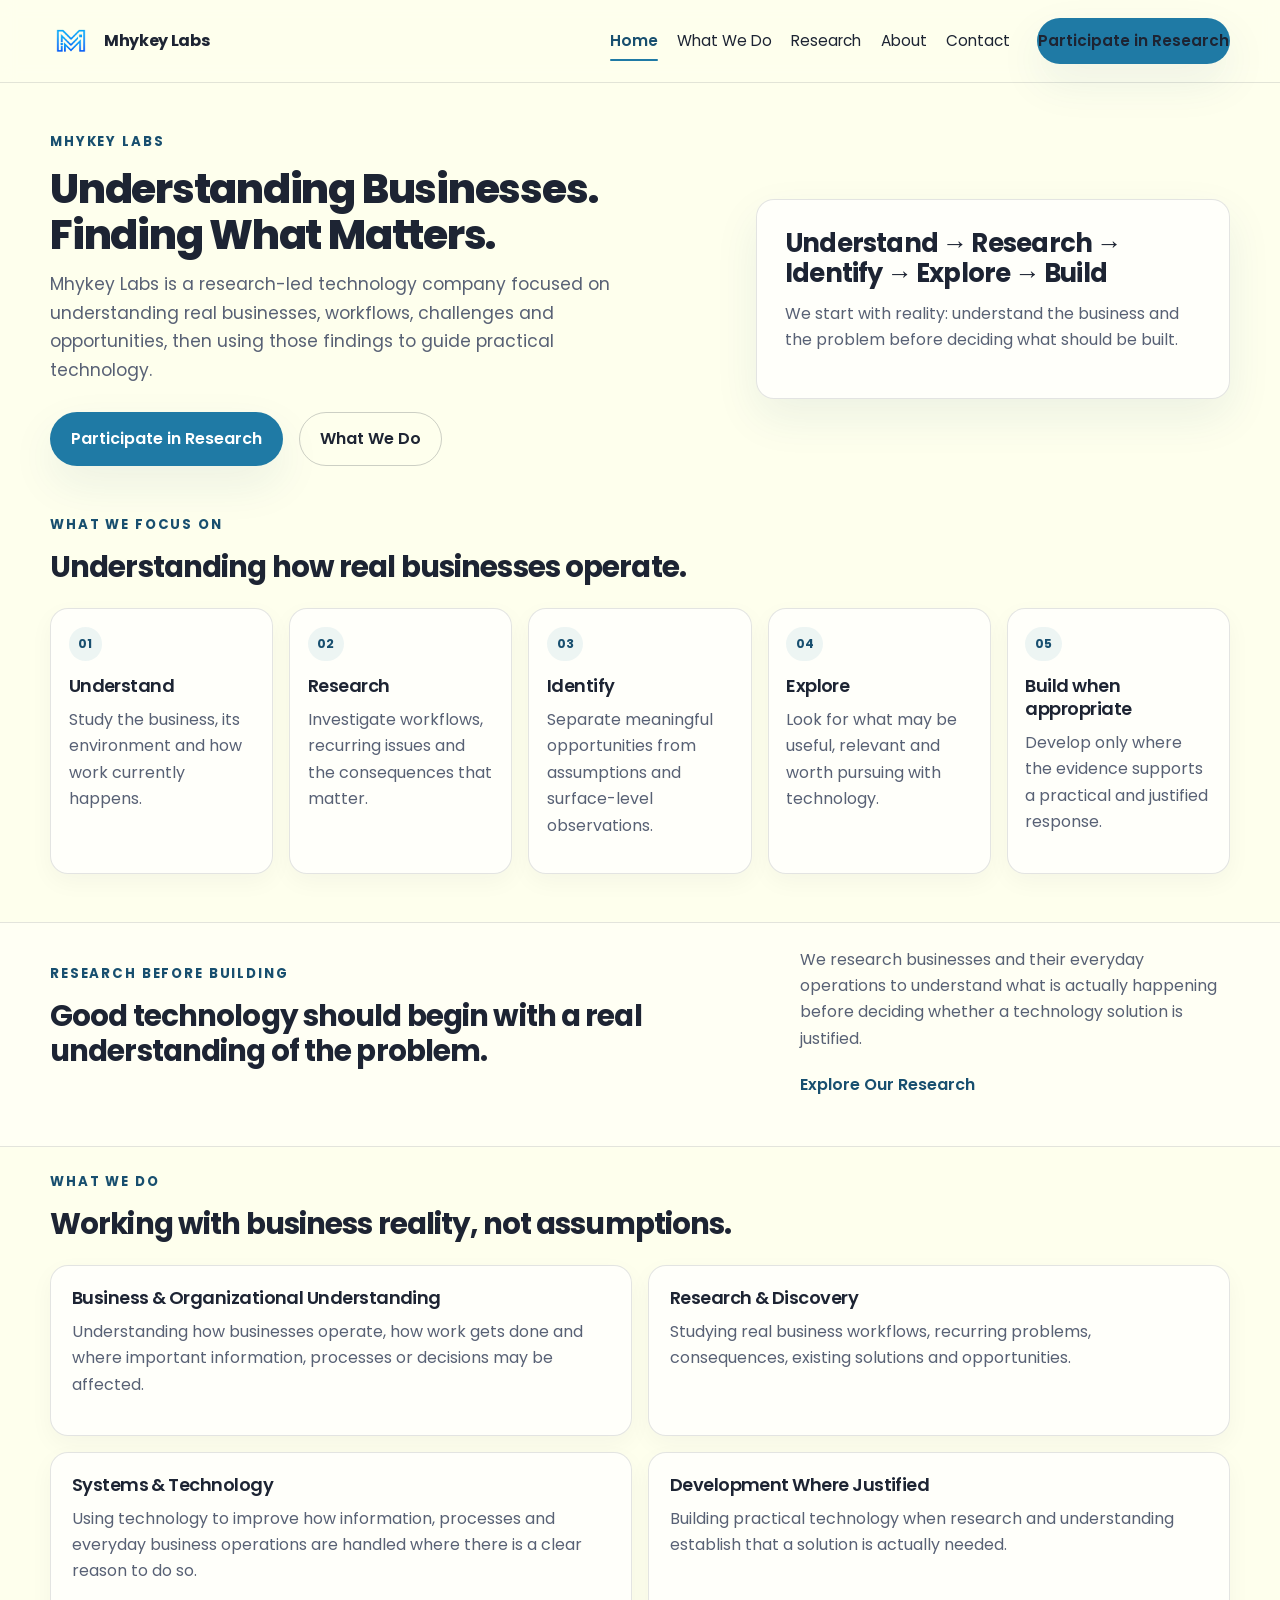
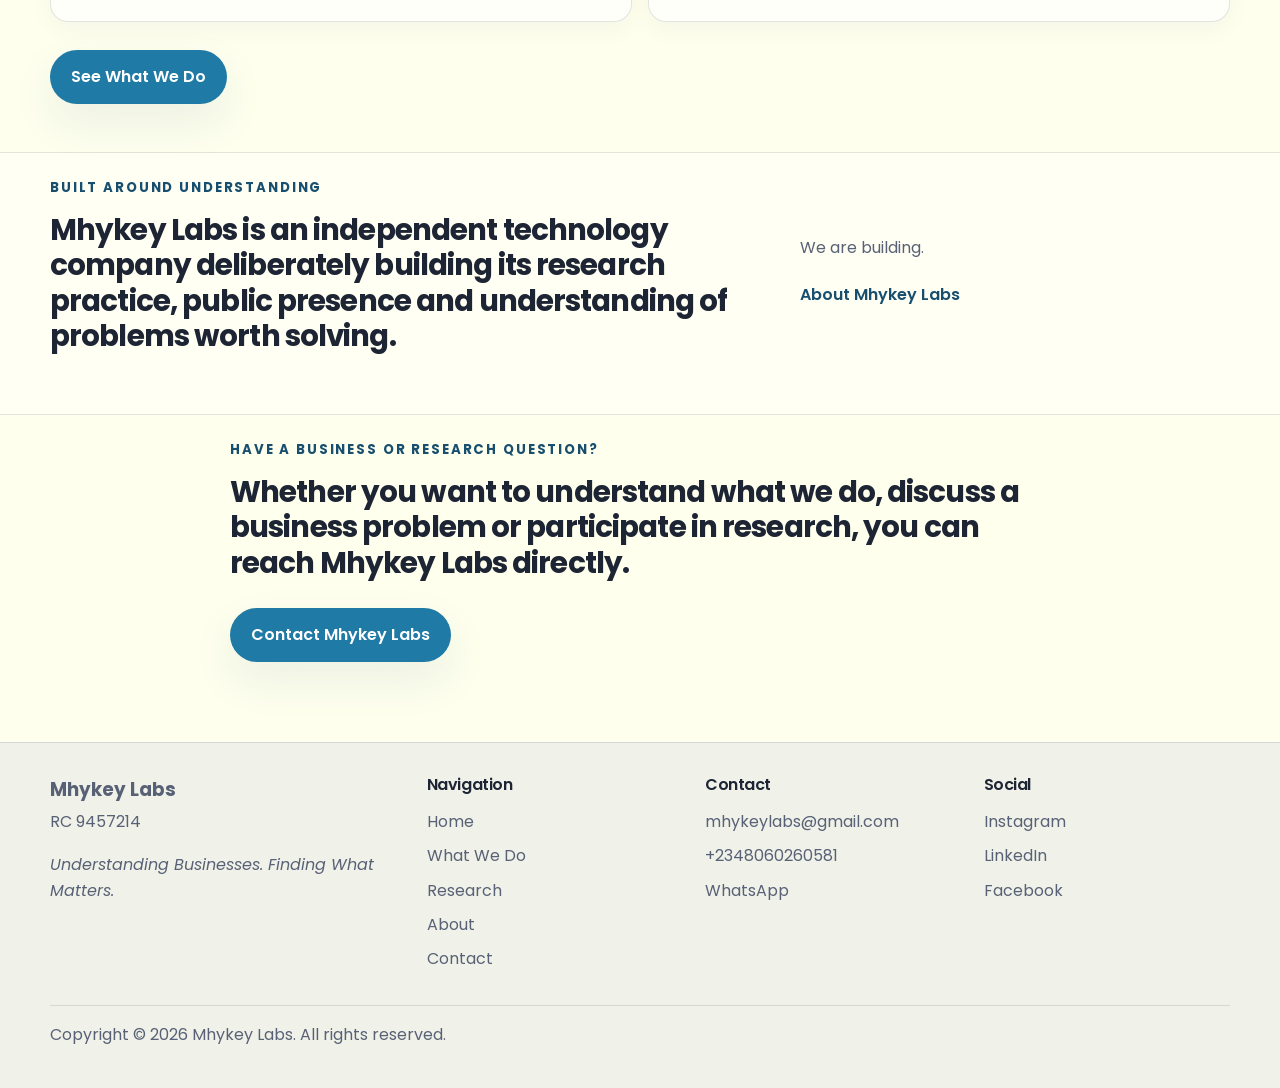
<file: index.html>
<!DOCTYPE html>
<html lang="en">
  <head>
    <meta charset="UTF-8" />
    <meta name="viewport" content="width=device-width, initial-scale=1.0" />
    <title>Mhykey Labs | Understanding Businesses. Finding What Matters.</title>
    <meta
      name="description"
      content="Mhykey Labs is a research-led technology company focused on understanding real businesses, workflows, challenges and opportunities, then using those findings to guide practical technology."
    />
    <meta name="robots" content="index, follow" />
    <link rel="canonical" href="https://www.mhykeylabs.com.ng/" />
    <meta property="og:title" content="Mhykey Labs | Understanding Businesses. Finding What Matters." />
    <meta property="og:description" content="Mhykey Labs is a research-led technology company focused on understanding real businesses, workflows, challenges and opportunities, then using those findings to guide practical technology." />
    <meta property="og:type" content="website" />
    <meta property="og:url" content="https://www.mhykeylabs.com.ng/" />
    <meta property="og:site_name" content="Mhykey Labs" />
    <meta property="og:image" content="https://www.mhykeylabs.com.ng/assets/logo/logo.png" />
    <meta name="twitter:card" content="summary_large_image" />
    <meta name="twitter:title" content="Mhykey Labs | Understanding Businesses. Finding What Matters." />
    <meta name="twitter:description" content="Mhykey Labs is a research-led technology company focused on understanding real businesses, workflows, challenges and opportunities, then using those findings to guide practical technology." />
    <link rel="preconnect" href="https://fonts.googleapis.com" />
    <link rel="preconnect" href="https://fonts.gstatic.com" crossorigin />
    <link href="https://fonts.googleapis.com/css2?family=Poppins:wght@400;500;600;700;800&display=swap" rel="stylesheet" />
    <link rel="stylesheet" href="/styles.css" />
    <script type="application/ld+json">
      {
        "@context": "https://schema.org",
        "@type": "Organization",
        "name": "Mhykey Labs",
        "legalName": "Mhykey Labs Limited",
        "url": "https://www.mhykeylabs.com.ng/",
        "email": "mailto:mhykeylabs@gmail.com",
        "telephone": "+2348060260581",
        "sameAs": [
          "https://www.instagram.com/mhykeylabs?stkn=cnFhdHNjMHp2anRj",
          "https://www.linkedin.com/company/mhykey-labs",
          "https://www.facebook.com/share/1Dndsrx3Yz/?mibextid=wwXIfr"
        ]
      }
    </script>
    <script type="application/ld+json">
      {
        "@context": "https://schema.org",
        "@type": "WebSite",
        "name": "Mhykey Labs",
        "url": "https://www.mhykeylabs.com.ng/",
        "potentialAction": {
          "@type": "SearchAction",
          "target": "https://www.mhykeylabs.com.ng/?q={search_term_string}",
          "query-input": "required name=search_term_string"
        }
      }
    </script>
  </head>
  <body>
    <header class="site-header">
      <div class="container header-inner">
        <a class="brand" href="/" aria-label="Mhykey Labs home">
          <img src="/assets/logo/logo.png" alt="Mhykey Labs logo" />
          <span>Mhykey Labs</span>
        </a>

        <button class="nav-toggle" type="button" aria-expanded="false" aria-controls="site-nav" aria-label="Toggle navigation">
          <span></span>
          <span></span>
          <span></span>
        </button>

        <nav class="site-nav" id="site-nav" aria-label="Main navigation">
          <a href="/" aria-current="page">Home</a>
          <a href="/what-we-do/">What We Do</a>
          <a href="/research/">Research</a>
          <a href="/about/">About</a>
          <a href="/contact/">Contact</a>
          <a class="button button-primary nav-cta" href="/research/">Participate in Research</a>
        </nav>
      </div>
    </header>

    <main id="main-content">
      <section class="hero-section">
        <div class="container hero-grid">
          <div>
            <p class="eyebrow">Mhykey Labs</p>
            <h1>Understanding Businesses. Finding What Matters.</h1>
            <p class="hero-text">Mhykey Labs is a research-led technology company focused on understanding real businesses, workflows, challenges and opportunities, then using those findings to guide practical technology.</p>
            <div class="hero-actions">
              <a class="button button-primary" href="/research/">Participate in Research</a>
              <a class="button button-secondary" href="/what-we-do/">What We Do</a>
            </div>
          </div>
          <div class="hero-panel" aria-label="Mhykey Labs process overview">
            <h2>Understand → Research → Identify → Explore → Build</h2>
            <p>We start with reality: understand the business and the problem before deciding what should be built.</p>
          </div>
        </div>
      </section>

      <section class="section">
        <div class="container">
          <div class="section-heading">
            <p class="eyebrow">What We Focus On</p>
            <h2>Understanding how real businesses operate.</h2>
          </div>

          <div class="flow-grid" aria-label="Mhykey Labs process">
            <div class="flow-item">
              <span>01</span>
              <h3>Understand</h3>
              <p>Study the business, its environment and how work currently happens.</p>
            </div>
            <div class="flow-item">
              <span>02</span>
              <h3>Research</h3>
              <p>Investigate workflows, recurring issues and the consequences that matter.</p>
            </div>
            <div class="flow-item">
              <span>03</span>
              <h3>Identify</h3>
              <p>Separate meaningful opportunities from assumptions and surface-level observations.</p>
            </div>
            <div class="flow-item">
              <span>04</span>
              <h3>Explore</h3>
              <p>Look for what may be useful, relevant and worth pursuing with technology.</p>
            </div>
            <div class="flow-item">
              <span>05</span>
              <h3>Build when appropriate</h3>
              <p>Develop only where the evidence supports a practical and justified response.</p>
            </div>
          </div>
        </div>
      </section>

      <section class="section section-alt">
        <div class="container">
          <div class="split-layout">
            <div>
              <p class="eyebrow">Research Before Building</p>
              <h2>Good technology should begin with a real understanding of the problem.</h2>
            </div>
            <div>
              <p>We research businesses and their everyday operations to understand what is actually happening before deciding whether a technology solution is justified.</p>
              <a class="text-link" href="/research/">Explore Our Research</a>
            </div>
          </div>
        </div>
      </section>

      <section class="section">
        <div class="container">
          <div class="section-heading">
            <p class="eyebrow">What We Do</p>
            <h2>Working with business reality, not assumptions.</h2>
          </div>

          <div class="card-grid">
            <article class="info-card">
              <h3>Business &amp; Organizational Understanding</h3>
              <p>Understanding how businesses operate, how work gets done and where important information, processes or decisions may be affected.</p>
            </article>
            <article class="info-card">
              <h3>Research &amp; Discovery</h3>
              <p>Studying real business workflows, recurring problems, consequences, existing solutions and opportunities.</p>
            </article>
            <article class="info-card">
              <h3>Systems &amp; Technology</h3>
              <p>Using technology to improve how information, processes and everyday business operations are handled where there is a clear reason to do so.</p>
            </article>
            <article class="info-card">
              <h3>Development Where Justified</h3>
              <p>Building practical technology when research and understanding establish that a solution is actually needed.</p>
            </article>
          </div>

          <div class="cta-row">
            <a class="button button-primary" href="/what-we-do/">See What We Do</a>
          </div>
        </div>
      </section>

      <section class="section section-alt">
        <div class="container">
          <div class="split-layout">
            <div>
              <p class="eyebrow">Built Around Understanding</p>
              <h2>Mhykey Labs is an independent technology company deliberately building its research practice, public presence and understanding of problems worth solving.</h2>
            </div>
            <div>
              <p>We are building.</p>
              <a class="text-link" href="/about/">About Mhykey Labs</a>
            </div>
          </div>
        </div>
      </section>

      <section class="section cta-section">
        <div class="container narrow">
          <p class="eyebrow">Have a Business or Research Question?</p>
          <h2>Whether you want to understand what we do, discuss a business problem or participate in research, you can reach Mhykey Labs directly.</h2>
          <div class="cta-row">
            <a class="button button-primary" href="/contact/">Contact Mhykey Labs</a>
          </div>
        </div>
      </section>
    </main>

    <footer class="site-footer">
      <div class="container footer-grid">
        <div>
          <p class="footer-brand">Mhykey Labs</p>
          <p>RC 9457214</p>
          <p class="tagline">Understanding Businesses. Finding What Matters.</p>
        </div>
        <div>
          <h3>Navigation</h3>
          <ul>
            <li><a href="/">Home</a></li>
            <li><a href="/what-we-do/">What We Do</a></li>
            <li><a href="/research/">Research</a></li>
            <li><a href="/about/">About</a></li>
            <li><a href="/contact/">Contact</a></li>
          </ul>
        </div>
        <div>
          <h3>Contact</h3>
          <ul>
            <li><a href="mailto:mhykeylabs@gmail.com">mhykeylabs@gmail.com</a></li>
            <li><a href="tel:+2348060260581">+2348060260581</a></li>
            <li><a href="https://wa.me/+2348060260581" target="_blank" rel="noreferrer">WhatsApp</a></li>
          </ul>
        </div>
        <div>
          <h3>Social</h3>
          <ul>
            <li><a href="https://www.instagram.com/mhykeylabs?stkn=cnFhdHNjMHp2anRj" target="_blank" rel="noreferrer">Instagram</a></li>
            <li><a href="https://www.linkedin.com/company/mhykey-labs" target="_blank" rel="noreferrer">LinkedIn</a></li>
            <li><a href="https://www.facebook.com/share/1Dndsrx3Yz/?mibextid=wwXIfr" target="_blank" rel="noreferrer">Facebook</a></li>
          </ul>
        </div>
      </div>
      <div class="container footer-bottom">
        <p>Copyright © <span id="year"></span> Mhykey Labs. All rights reserved.</p>
      </div>
    </footer>

    <script src="/script.js"></script>
  </body>
</html>
</file>
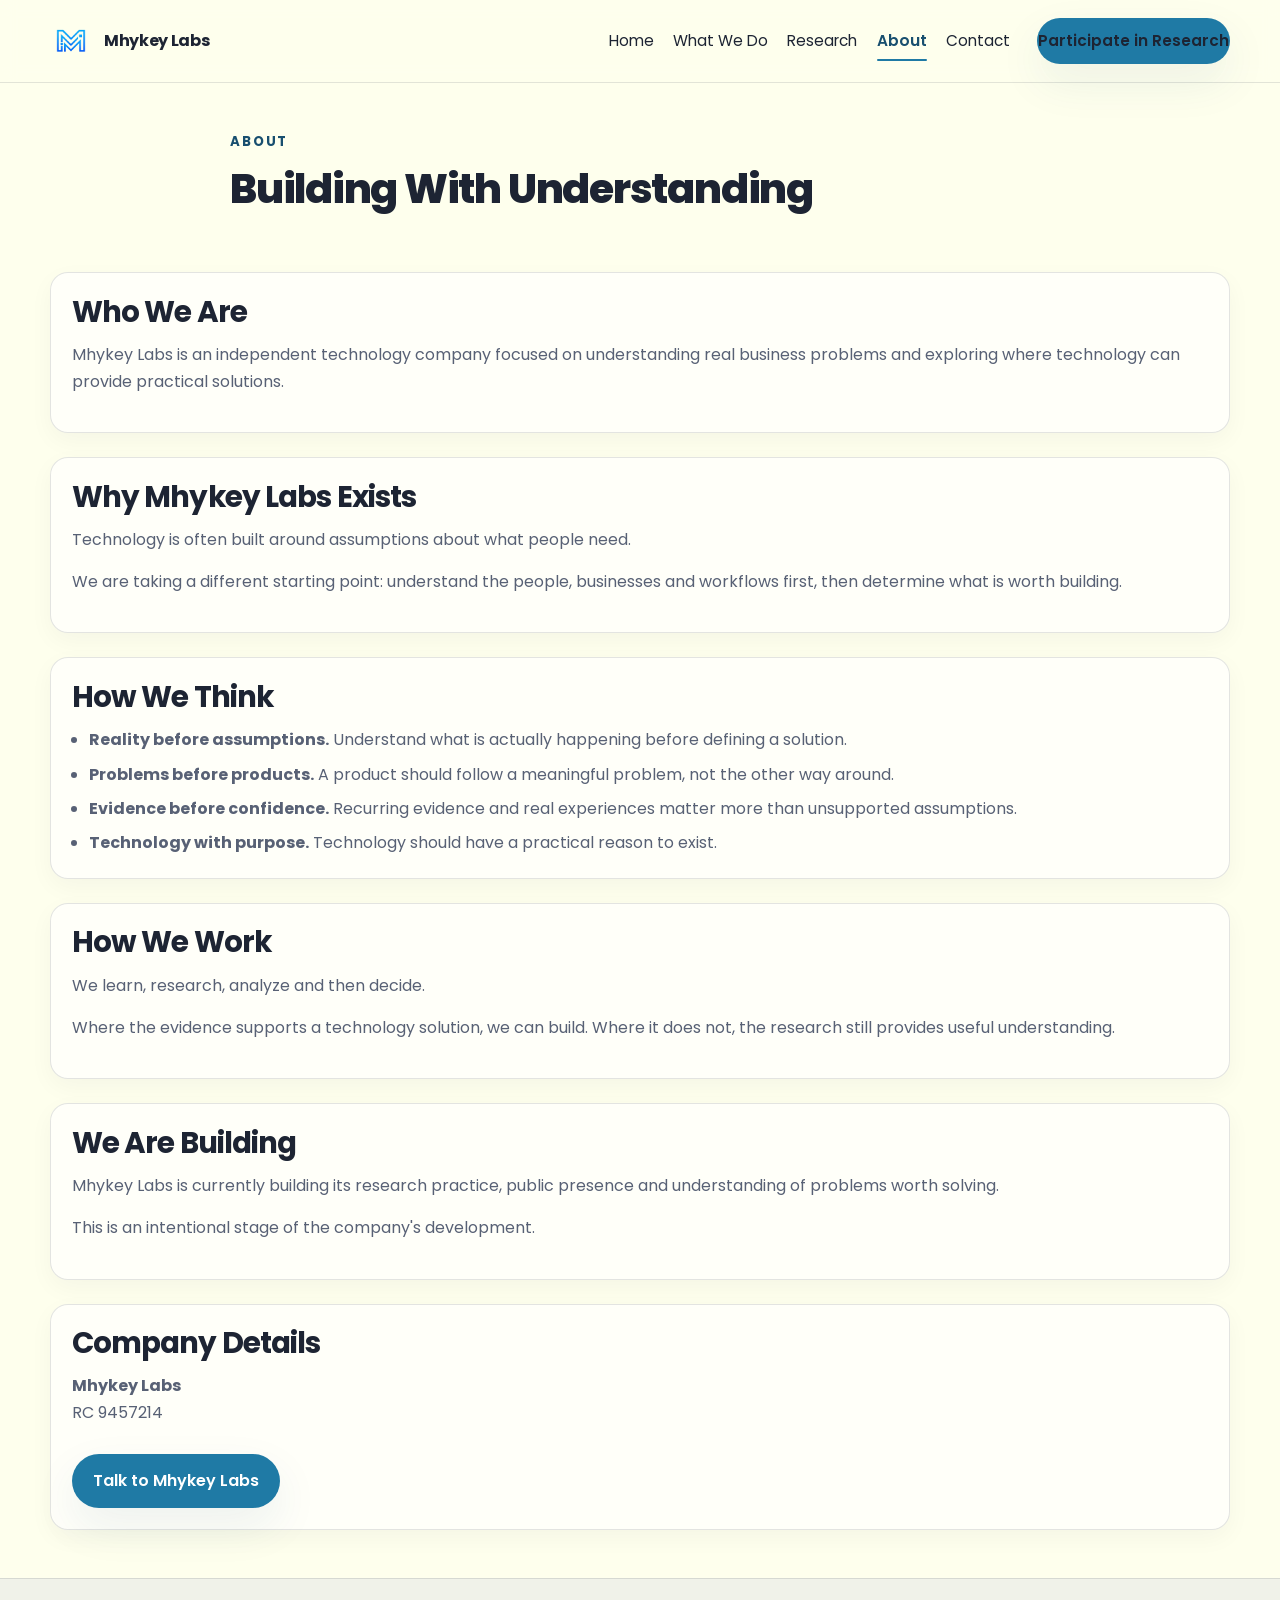
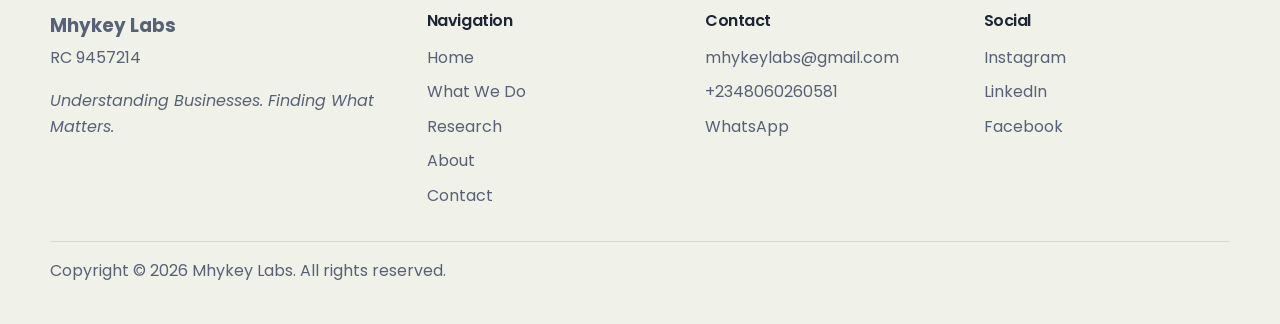
<file: about/index.html>
<!DOCTYPE html>
<html lang="en">
  <head>
    <meta charset="UTF-8" />
    <meta name="viewport" content="width=device-width, initial-scale=1.0" />
    <title>About Mhykey Labs</title>
    <meta
      name="description"
      content="Mhykey Labs is an independent technology company focused on understanding real business problems and exploring where technology can provide practical solutions."
    />
    <meta name="robots" content="index, follow" />
    <link rel="canonical" href="https://www.mhykeylabs.com.ng/about" />
    <meta property="og:title" content="About Mhykey Labs" />
    <meta property="og:description" content="Mhykey Labs is an independent technology company focused on understanding real business problems and exploring where technology can provide practical solutions." />
    <meta property="og:type" content="website" />
    <meta property="og:url" content="https://www.mhykeylabs.com.ng/about" />
    <meta property="og:site_name" content="Mhykey Labs" />
    <meta property="og:image" content="https://www.mhykeylabs.com.ng/assets/logo/logo.png" />
    <meta name="twitter:card" content="summary_large_image" />
    <meta name="twitter:title" content="About Mhykey Labs" />
    <meta name="twitter:description" content="Mhykey Labs is an independent technology company focused on understanding real business problems and exploring where technology can provide practical solutions." />
    <link rel="preconnect" href="https://fonts.googleapis.com" />
    <link rel="preconnect" href="https://fonts.gstatic.com" crossorigin />
    <link href="https://fonts.googleapis.com/css2?family=Poppins:wght@400;500;600;700;800&display=swap" rel="stylesheet" />
    <link rel="stylesheet" href="/styles.css" />
  </head>
  <body>
    <header class="site-header">
      <div class="container header-inner">
        <a class="brand" href="/" aria-label="Mhykey Labs home">
          <img src="/assets/logo/logo.png" alt="Mhykey Labs logo" />
          <span>Mhykey Labs</span>
        </a>

        <button class="nav-toggle" type="button" aria-expanded="false" aria-controls="site-nav" aria-label="Toggle navigation">
          <span></span>
          <span></span>
          <span></span>
        </button>

        <nav class="site-nav" id="site-nav" aria-label="Main navigation">
          <a href="/">Home</a>
          <a href="/what-we-do/">What We Do</a>
          <a href="/research/">Research</a>
          <a href="/about/" aria-current="page">About</a>
          <a href="/contact/">Contact</a>
          <a class="button button-primary nav-cta" href="/research/">Participate in Research</a>
        </nav>
      </div>
    </header>

    <main id="main-content">
      <section class="page-hero">
        <div class="container narrow">
          <p class="eyebrow">About</p>
          <h1>Building With Understanding</h1>
        </div>
      </section>

      <section class="section">
        <div class="container content-layout">
          <article class="content-card">
            <h2>Who We Are</h2>
            <p>Mhykey Labs is an independent technology company focused on understanding real business problems and exploring where technology can provide practical solutions.</p>
          </article>

          <article class="content-card">
            <h2>Why Mhykey Labs Exists</h2>
            <p>Technology is often built around assumptions about what people need.</p>
            <p>We are taking a different starting point: understand the people, businesses and workflows first, then determine what is worth building.</p>
          </article>

          <article class="content-card">
            <h2>How We Think</h2>
            <ul class="list-plain">
              <li><strong>Reality before assumptions.</strong> Understand what is actually happening before defining a solution.</li>
              <li><strong>Problems before products.</strong> A product should follow a meaningful problem, not the other way around.</li>
              <li><strong>Evidence before confidence.</strong> Recurring evidence and real experiences matter more than unsupported assumptions.</li>
              <li><strong>Technology with purpose.</strong> Technology should have a practical reason to exist.</li>
            </ul>
          </article>

          <article class="content-card">
            <h2>How We Work</h2>
            <p>We learn, research, analyze and then decide.</p>
            <p>Where the evidence supports a technology solution, we can build. Where it does not, the research still provides useful understanding.</p>
          </article>

          <article class="content-card">
            <h2>We Are Building</h2>
            <p>Mhykey Labs is currently building its research practice, public presence and understanding of problems worth solving.</p>
            <p>This is an intentional stage of the company's development.</p>
          </article>

          <article class="content-card">
            <h2>Company Details</h2>
            <p><strong>Mhykey Labs</strong><br />RC 9457214</p>
            <div class="cta-row compact">
              <a class="button button-primary" href="/contact/">Talk to Mhykey Labs</a>
            </div>
          </article>
        </div>
      </section>
    </main>

    <footer class="site-footer">
      <div class="container footer-grid">
        <div>
          <p class="footer-brand">Mhykey Labs</p>
          <p>RC 9457214</p>
          <p class="tagline">Understanding Businesses. Finding What Matters.</p>
        </div>
        <div>
          <h3>Navigation</h3>
          <ul>
            <li><a href="/">Home</a></li>
            <li><a href="/what-we-do/">What We Do</a></li>
            <li><a href="/research/">Research</a></li>
            <li><a href="/about/">About</a></li>
            <li><a href="/contact/">Contact</a></li>
          </ul>
        </div>
        <div>
          <h3>Contact</h3>
          <ul>
            <li><a href="mailto:mhykeylabs@gmail.com">mhykeylabs@gmail.com</a></li>
            <li><a href="tel:+2348060260581">+2348060260581</a></li>
            <li><a href="https://wa.me/+2348060260581" target="_blank" rel="noreferrer">WhatsApp</a></li>
          </ul>
        </div>
        <div>
          <h3>Social</h3>
          <ul>
            <li><a href="https://www.instagram.com/mhykeylabs?stkn=cnFhdHNjMHp2anRj" target="_blank" rel="noreferrer">Instagram</a></li>
            <li><a href="https://www.linkedin.com/company/mhykey-labs" target="_blank" rel="noreferrer">LinkedIn</a></li>
            <li><a href="https://www.facebook.com/share/1Dndsrx3Yz/?mibextid=wwXIfr" target="_blank" rel="noreferrer">Facebook</a></li>
          </ul>
        </div>
      </div>
      <div class="container footer-bottom">
        <p>Copyright © <span id="year"></span> Mhykey Labs. All rights reserved.</p>
      </div>
    </footer>

    <script src="/script.js"></script>
  </body>
</html>
</file>
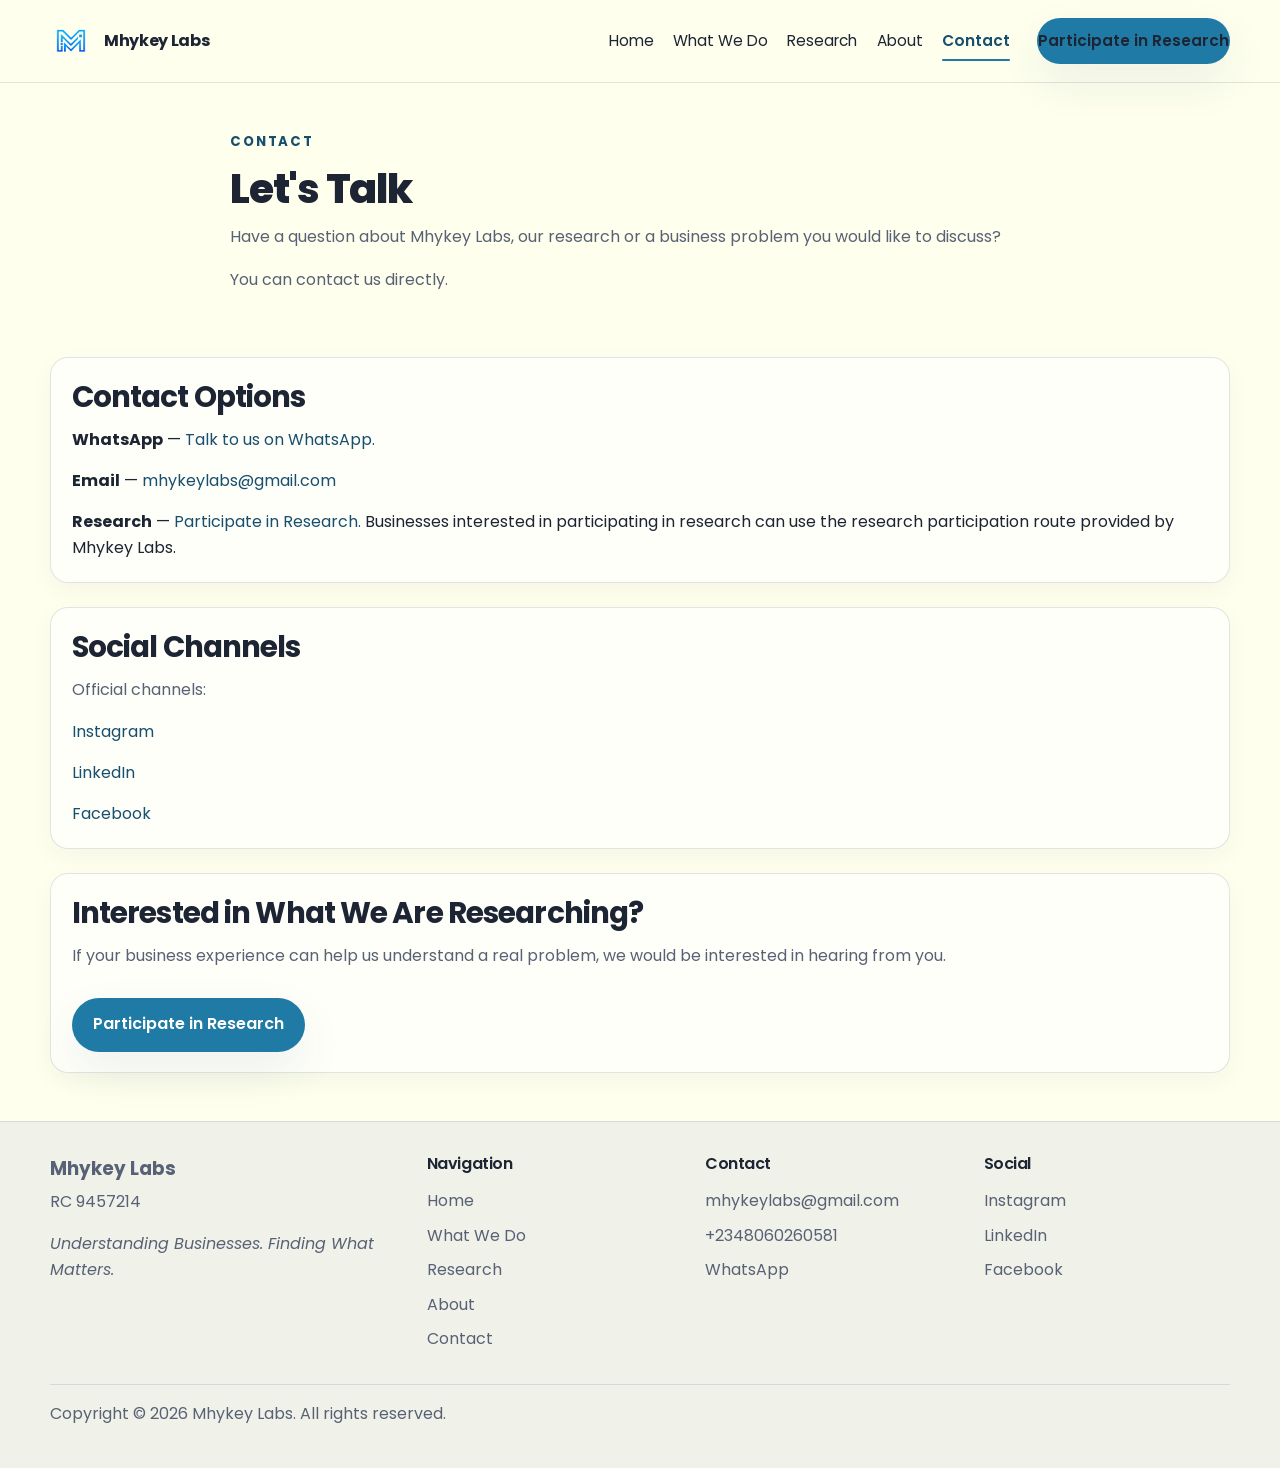
<file: contact/index.html>
<!DOCTYPE html>
<html lang="en">
  <head>
    <meta charset="UTF-8" />
    <meta name="viewport" content="width=device-width, initial-scale=1.0" />
    <title>Contact Mhykey Labs</title>
    <meta
      name="description"
      content="Have a question about Mhykey Labs, our research or a business problem you would like to discuss? Contact us directly."
    />
    <meta name="robots" content="index, follow" />
    <link rel="canonical" href="https://www.mhykeylabs.com.ng/contact" />
    <meta property="og:title" content="Contact Mhykey Labs" />
    <meta property="og:description" content="Have a question about Mhykey Labs, our research or a business problem you would like to discuss? Contact us directly." />
    <meta property="og:type" content="website" />
    <meta property="og:url" content="https://www.mhykeylabs.com.ng/contact" />
    <meta property="og:site_name" content="Mhykey Labs" />
    <meta property="og:image" content="https://www.mhykeylabs.com.ng/assets/logo/logo.png" />
    <meta name="twitter:card" content="summary_large_image" />
    <meta name="twitter:title" content="Contact Mhykey Labs" />
    <meta name="twitter:description" content="Have a question about Mhykey Labs, our research or a business problem you would like to discuss? Contact us directly." />
    <link rel="preconnect" href="https://fonts.googleapis.com" />
    <link rel="preconnect" href="https://fonts.gstatic.com" crossorigin />
    <link href="https://fonts.googleapis.com/css2?family=Poppins:wght@400;500;600;700;800&display=swap" rel="stylesheet" />
    <link rel="stylesheet" href="/styles.css" />
  </head>
  <body>
    <header class="site-header">
      <div class="container header-inner">
        <a class="brand" href="/" aria-label="Mhykey Labs home">
          <img src="/assets/logo/logo.png" alt="Mhykey Labs logo" />
          <span>Mhykey Labs</span>
        </a>

        <button class="nav-toggle" type="button" aria-expanded="false" aria-controls="site-nav" aria-label="Toggle navigation">
          <span></span>
          <span></span>
          <span></span>
        </button>

        <nav class="site-nav" id="site-nav" aria-label="Main navigation">
          <a href="/">Home</a>
          <a href="/what-we-do/">What We Do</a>
          <a href="/research/">Research</a>
          <a href="/about/">About</a>
          <a href="/contact/" aria-current="page">Contact</a>
          <a class="button button-primary nav-cta" href="/research/">Participate in Research</a>
        </nav>
      </div>
    </header>

    <main id="main-content">
      <section class="page-hero">
        <div class="container narrow">
          <p class="eyebrow">Contact</p>
          <h1>Let's Talk</h1>
          <p>Have a question about Mhykey Labs, our research or a business problem you would like to discuss?</p>
          <p>You can contact us directly.</p>
        </div>
      </section>

      <section class="section">
        <div class="container content-layout">
          <article class="content-card contact-card">
            <h2>Contact Options</h2>
            <ul class="contact-list">
              <li><strong>WhatsApp</strong> — <a href="https://wa.me/+2348060260581" target="_blank" rel="noreferrer">Talk to us on WhatsApp.</a></li>
              <li><strong>Email</strong> — <a href="mailto:mhykeylabs@gmail.com">mhykeylabs@gmail.com</a></li>
              <li><strong>Research</strong> — <a href="/research/">Participate in Research.</a> Businesses interested in participating in research can use the research participation route provided by Mhykey Labs.</li>
            </ul>
          </article>

          <article class="content-card contact-card">
            <h2>Social Channels</h2>
            <p>Official channels:</p>
            <ul class="contact-list">
              <li><a href="https://www.instagram.com/mhykeylabs?stkn=cnFhdHNjMHp2anRj" target="_blank" rel="noreferrer">Instagram</a></li>
              <li><a href="https://www.linkedin.com/company/mhykey-labs" target="_blank" rel="noreferrer">LinkedIn</a></li>
              <li><a href="https://www.facebook.com/share/1Dndsrx3Yz/?mibextid=wwXIfr" target="_blank" rel="noreferrer">Facebook</a></li>
            </ul>
          </article>

          <article class="content-card">
            <h2>Interested in What We Are Researching?</h2>
            <p>If your business experience can help us understand a real problem, we would be interested in hearing from you.</p>
            <div class="cta-row compact">
              <a class="button button-primary" href="/research/">Participate in Research</a>
            </div>
          </article>
        </div>
      </section>
    </main>

    <footer class="site-footer">
      <div class="container footer-grid">
        <div>
          <p class="footer-brand">Mhykey Labs</p>
          <p>RC 9457214</p>
          <p class="tagline">Understanding Businesses. Finding What Matters.</p>
        </div>
        <div>
          <h3>Navigation</h3>
          <ul>
            <li><a href="/">Home</a></li>
            <li><a href="/what-we-do/">What We Do</a></li>
            <li><a href="/research/">Research</a></li>
            <li><a href="/about/">About</a></li>
            <li><a href="/contact/">Contact</a></li>
          </ul>
        </div>
        <div>
          <h3>Contact</h3>
          <ul>
            <li><a href="mailto:mhykeylabs@gmail.com">mhykeylabs@gmail.com</a></li>
            <li><a href="tel:+2348060260581">+2348060260581</a></li>
            <li><a href="https://wa.me/+2348060260581" target="_blank" rel="noreferrer">WhatsApp</a></li>
          </ul>
        </div>
        <div>
          <h3>Social</h3>
          <ul>
            <li><a href="https://www.instagram.com/mhykeylabs?stkn=cnFhdHNjMHp2anRj" target="_blank" rel="noreferrer">Instagram</a></li>
            <li><a href="https://www.linkedin.com/company/mhykey-labs" target="_blank" rel="noreferrer">LinkedIn</a></li>
            <li><a href="https://www.facebook.com/share/1Dndsrx3Yz/?mibextid=wwXIfr" target="_blank" rel="noreferrer">Facebook</a></li>
          </ul>
        </div>
      </div>
      <div class="container footer-bottom">
        <p>Copyright © <span id="year"></span> Mhykey Labs. All rights reserved.</p>
      </div>
    </footer>

    <script src="/script.js"></script>
  </body>
</html>
</file>
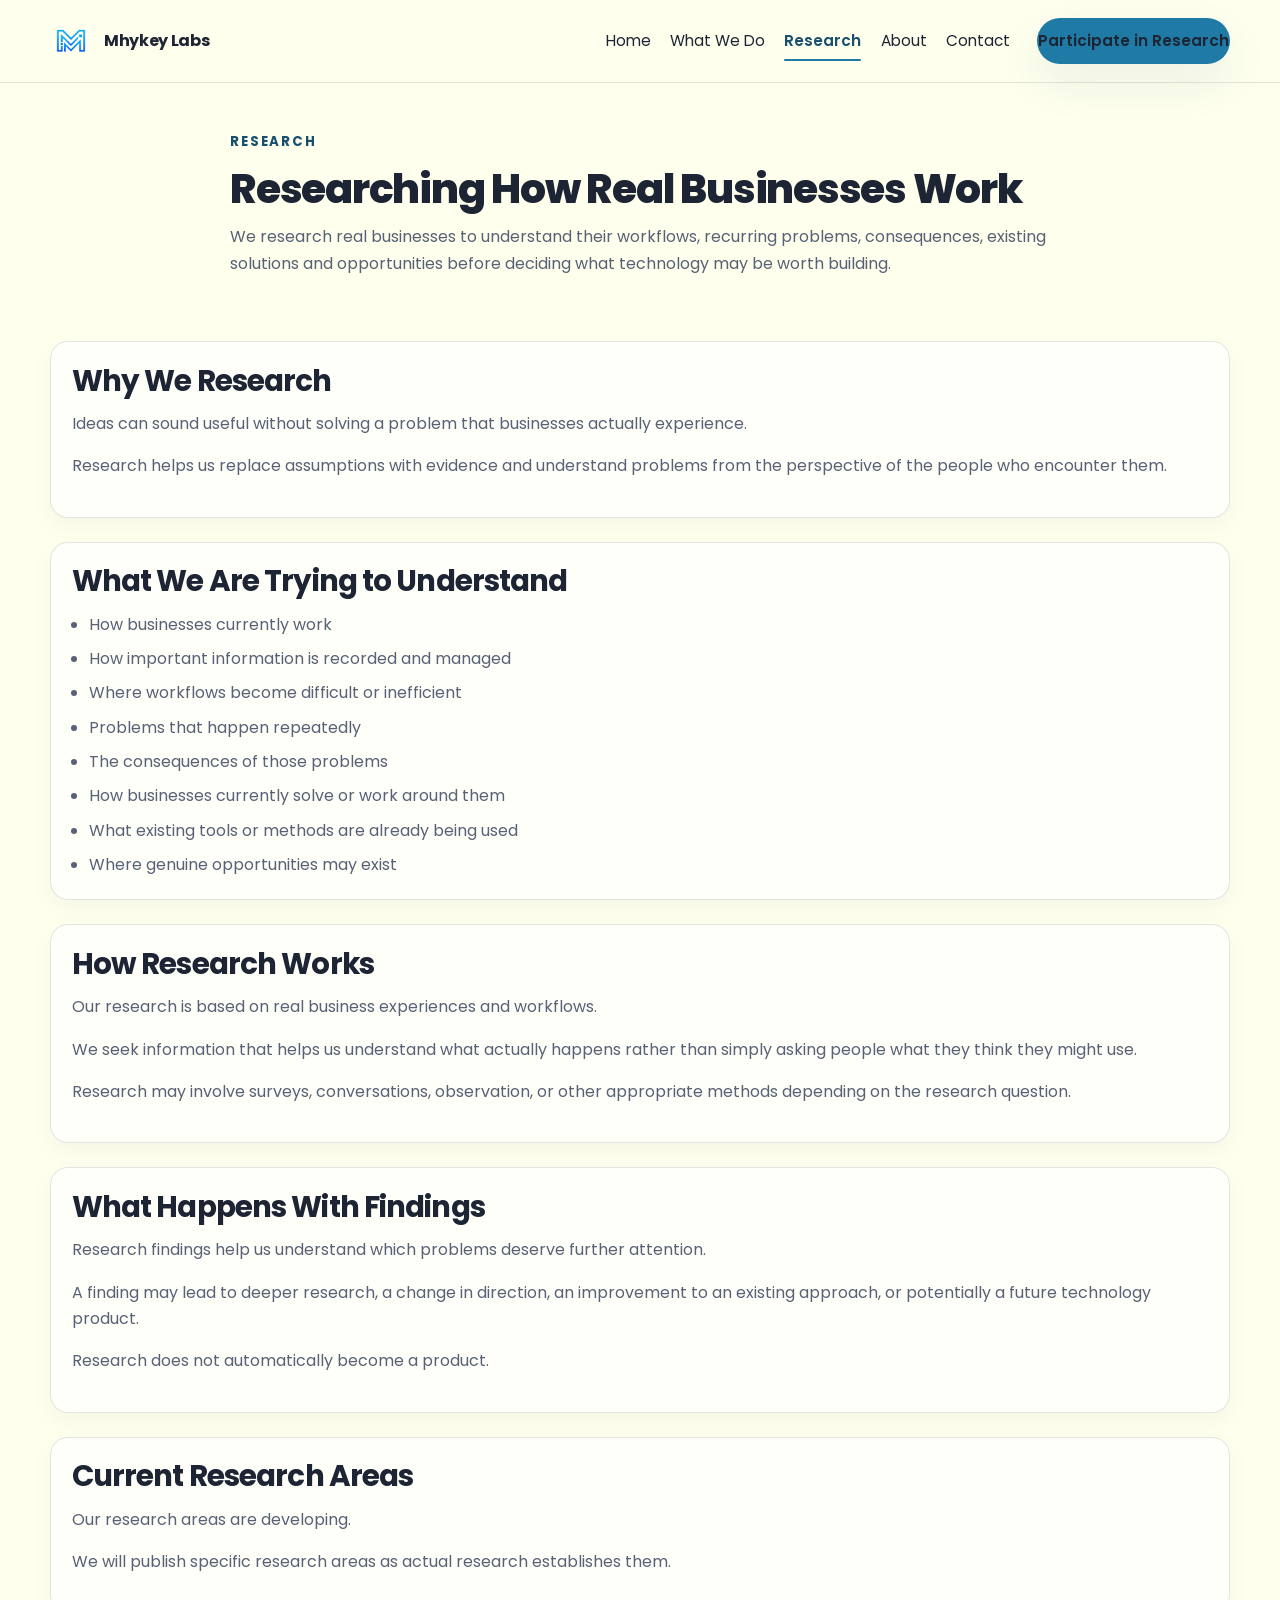
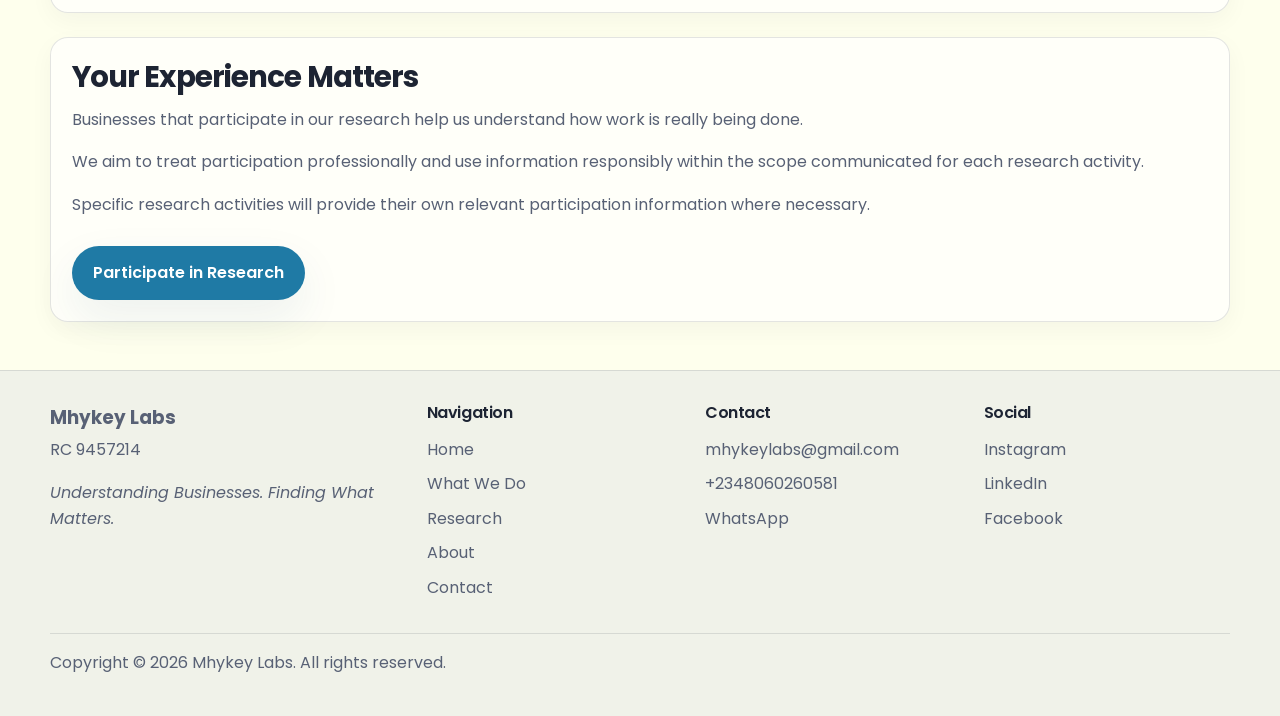
<file: research/index.html>
<!DOCTYPE html>
<html lang="en">
  <head>
    <meta charset="UTF-8" />
    <meta name="viewport" content="width=device-width, initial-scale=1.0" />
    <title>Business Research | Mhykey Labs</title>
    <meta
      name="description"
      content="We research real businesses to understand their workflows, recurring problems, consequences, existing solutions and opportunities before deciding what technology may be worth building."
    />
    <meta name="robots" content="index, follow" />
    <link rel="canonical" href="https://www.mhykeylabs.com.ng/research" />
    <meta property="og:title" content="Business Research | Mhykey Labs" />
    <meta property="og:description" content="We research real businesses to understand their workflows, recurring problems, consequences, existing solutions and opportunities before deciding what technology may be worth building." />
    <meta property="og:type" content="website" />
    <meta property="og:url" content="https://www.mhykeylabs.com.ng/research" />
    <meta property="og:site_name" content="Mhykey Labs" />
    <meta property="og:image" content="https://www.mhykeylabs.com.ng/assets/logo/logo.png" />
    <meta name="twitter:card" content="summary_large_image" />
    <meta name="twitter:title" content="Business Research | Mhykey Labs" />
    <meta name="twitter:description" content="We research real businesses to understand their workflows, recurring problems, consequences, existing solutions and opportunities before deciding what technology may be worth building." />
    <link rel="preconnect" href="https://fonts.googleapis.com" />
    <link rel="preconnect" href="https://fonts.gstatic.com" crossorigin />
    <link href="https://fonts.googleapis.com/css2?family=Poppins:wght@400;500;600;700;800&display=swap" rel="stylesheet" />
    <link rel="stylesheet" href="/styles.css" />
  </head>
  <body>
    <header class="site-header">
      <div class="container header-inner">
        <a class="brand" href="/" aria-label="Mhykey Labs home">
          <img src="/assets/logo/logo.png" alt="Mhykey Labs logo" />
          <span>Mhykey Labs</span>
        </a>

        <button class="nav-toggle" type="button" aria-expanded="false" aria-controls="site-nav" aria-label="Toggle navigation">
          <span></span>
          <span></span>
          <span></span>
        </button>

        <nav class="site-nav" id="site-nav" aria-label="Main navigation">
          <a href="/">Home</a>
          <a href="/what-we-do/">What We Do</a>
          <a href="/research/" aria-current="page">Research</a>
          <a href="/about/">About</a>
          <a href="/contact/">Contact</a>
          <a class="button button-primary nav-cta" href="/research/">Participate in Research</a>
        </nav>
      </div>
    </header>

    <main id="main-content">
      <section class="page-hero">
        <div class="container narrow">
          <p class="eyebrow">Research</p>
          <h1>Researching How Real Businesses Work</h1>
          <p>We research real businesses to understand their workflows, recurring problems, consequences, existing solutions and opportunities before deciding what technology may be worth building.</p>
        </div>
      </section>

      <section class="section">
        <div class="container content-layout">
          <article class="content-card">
            <h2>Why We Research</h2>
            <p>Ideas can sound useful without solving a problem that businesses actually experience.</p>
            <p>Research helps us replace assumptions with evidence and understand problems from the perspective of the people who encounter them.</p>
          </article>

          <article class="content-card">
            <h2>What We Are Trying to Understand</h2>
            <ul class="list-plain">
              <li>How businesses currently work</li>
              <li>How important information is recorded and managed</li>
              <li>Where workflows become difficult or inefficient</li>
              <li>Problems that happen repeatedly</li>
              <li>The consequences of those problems</li>
              <li>How businesses currently solve or work around them</li>
              <li>What existing tools or methods are already being used</li>
              <li>Where genuine opportunities may exist</li>
            </ul>
          </article>

          <article class="content-card">
            <h2>How Research Works</h2>
            <p>Our research is based on real business experiences and workflows.</p>
            <p>We seek information that helps us understand what actually happens rather than simply asking people what they think they might use.</p>
            <p>Research may involve surveys, conversations, observation, or other appropriate methods depending on the research question.</p>
          </article>

          <article class="content-card">
            <h2>What Happens With Findings</h2>
            <p>Research findings help us understand which problems deserve further attention.</p>
            <p>A finding may lead to deeper research, a change in direction, an improvement to an existing approach, or potentially a future technology product.</p>
            <p>Research does not automatically become a product.</p>
          </article>

          <article class="content-card">
            <h2>Current Research Areas</h2>
            <p>Our research areas are developing.</p>
            <p>We will publish specific research areas as actual research establishes them.</p>
          </article>

          <article class="content-card">
            <h2>Your Experience Matters</h2>
            <p>Businesses that participate in our research help us understand how work is really being done.</p>
            <p>We aim to treat participation professionally and use information responsibly within the scope communicated for each research activity.</p>
            <p>Specific research activities will provide their own relevant participation information where necessary.</p>
            <div class="cta-row compact">
              <a class="button button-primary" href="https://tally.so/r/RGOQjP" target="_blank" rel="noreferrer noopener">Participate in Research</a>
            </div>
          </article>
        </div>
      </section>
    </main>

    <footer class="site-footer">
      <div class="container footer-grid">
        <div>
          <p class="footer-brand">Mhykey Labs</p>
          <p>RC 9457214</p>
          <p class="tagline">Understanding Businesses. Finding What Matters.</p>
        </div>
        <div>
          <h3>Navigation</h3>
          <ul>
            <li><a href="/">Home</a></li>
            <li><a href="/what-we-do/">What We Do</a></li>
            <li><a href="/research/">Research</a></li>
            <li><a href="/about/">About</a></li>
            <li><a href="/contact/">Contact</a></li>
          </ul>
        </div>
        <div>
          <h3>Contact</h3>
          <ul>
            <li><a href="mailto:mhykeylabs@gmail.com">mhykeylabs@gmail.com</a></li>
            <li><a href="tel:+2348060260581">+2348060260581</a></li>
            <li><a href="https://wa.me/+2348060260581" target="_blank" rel="noreferrer">WhatsApp</a></li>
          </ul>
        </div>
        <div>
          <h3>Social</h3>
          <ul>
            <li><a href="https://www.instagram.com/mhykeylabs?stkn=cnFhdHNjMHp2anRj" target="_blank" rel="noreferrer">Instagram</a></li>
            <li><a href="https://www.linkedin.com/company/mhykey-labs" target="_blank" rel="noreferrer">LinkedIn</a></li>
            <li><a href="https://www.facebook.com/share/1Dndsrx3Yz/?mibextid=wwXIfr" target="_blank" rel="noreferrer">Facebook</a></li>
          </ul>
        </div>
      </div>
      <div class="container footer-bottom">
        <p>Copyright © <span id="year"></span> Mhykey Labs. All rights reserved.</p>
      </div>
    </footer>

    <script src="/script.js"></script>
  </body>
</html>
</file>
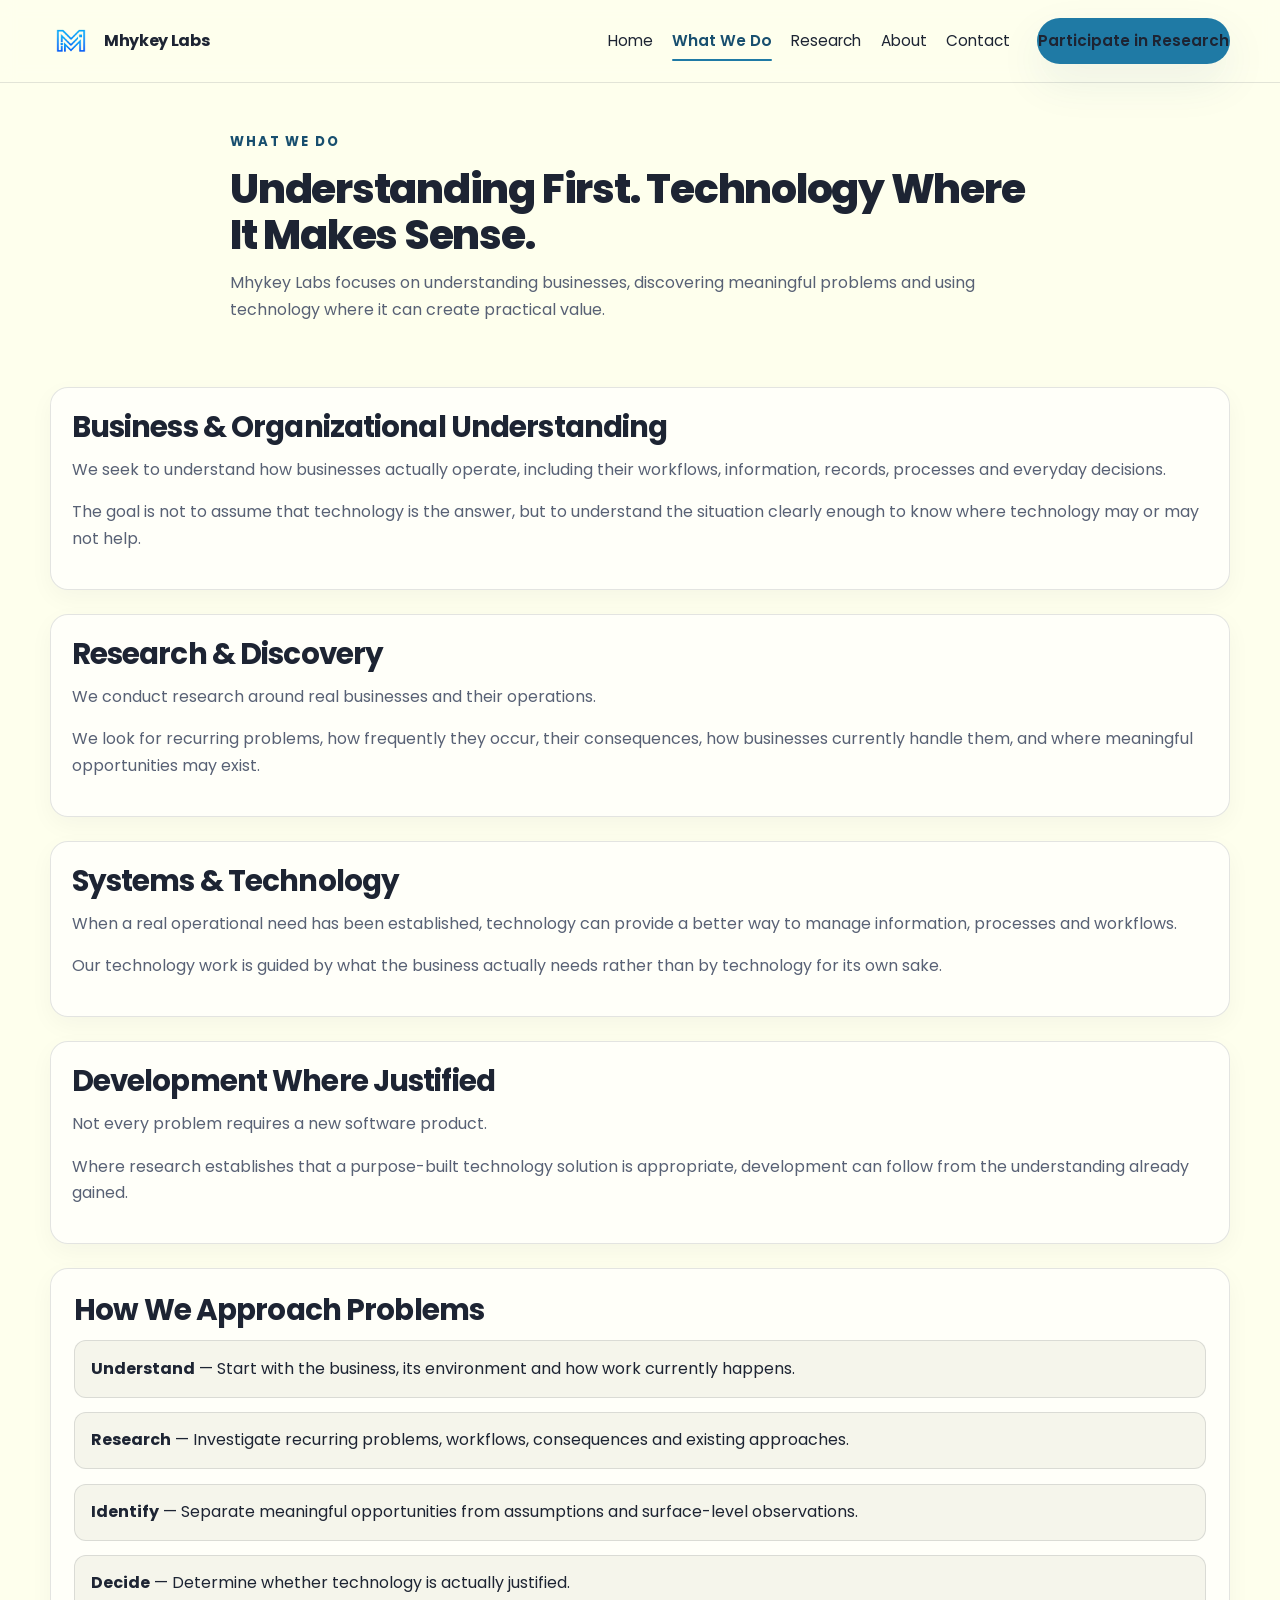
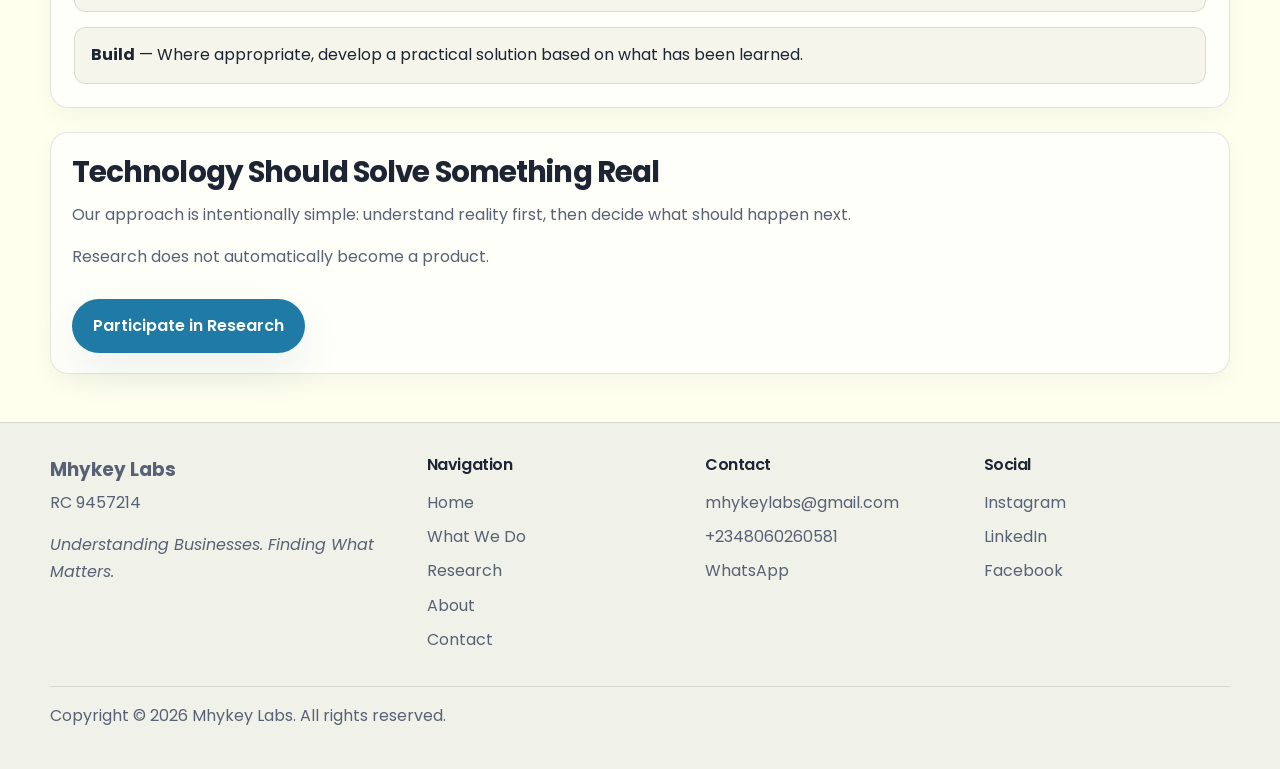
<file: what-we-do/index.html>
<!DOCTYPE html>
<html lang="en">
  <head>
    <meta charset="UTF-8" />
    <meta name="viewport" content="width=device-width, initial-scale=1.0" />
    <title>What We Do | Mhykey Labs</title>
    <meta
      name="description"
      content="Mhykey Labs focuses on understanding businesses, discovering meaningful problems and using technology where it can create practical value."
    />
    <meta name="robots" content="index, follow" />
    <link rel="canonical" href="https://www.mhykeylabs.com.ng/what-we-do" />
    <meta property="og:title" content="What We Do | Mhykey Labs" />
    <meta property="og:description" content="Mhykey Labs focuses on understanding businesses, discovering meaningful problems and using technology where it can create practical value." />
    <meta property="og:type" content="website" />
    <meta property="og:url" content="https://www.mhykeylabs.com.ng/what-we-do" />
    <meta property="og:site_name" content="Mhykey Labs" />
    <meta property="og:image" content="https://www.mhykeylabs.com.ng/assets/logo/logo.png" />
    <meta name="twitter:card" content="summary_large_image" />
    <meta name="twitter:title" content="What We Do | Mhykey Labs" />
    <meta name="twitter:description" content="Mhykey Labs focuses on understanding businesses, discovering meaningful problems and using technology where it can create practical value." />
    <link rel="preconnect" href="https://fonts.googleapis.com" />
    <link rel="preconnect" href="https://fonts.gstatic.com" crossorigin />
    <link href="https://fonts.googleapis.com/css2?family=Poppins:wght@400;500;600;700;800&display=swap" rel="stylesheet" />
    <link rel="stylesheet" href="/styles.css" />
  </head>
  <body>
    <header class="site-header">
      <div class="container header-inner">
        <a class="brand" href="/" aria-label="Mhykey Labs home">
          <img src="/assets/logo/logo.png" alt="Mhykey Labs logo" />
          <span>Mhykey Labs</span>
        </a>

        <button class="nav-toggle" type="button" aria-expanded="false" aria-controls="site-nav" aria-label="Toggle navigation">
          <span></span>
          <span></span>
          <span></span>
        </button>

        <nav class="site-nav" id="site-nav" aria-label="Main navigation">
          <a href="/">Home</a>
          <a href="/what-we-do/" aria-current="page">What We Do</a>
          <a href="/research/">Research</a>
          <a href="/about/">About</a>
          <a href="/contact/">Contact</a>
          <a class="button button-primary nav-cta" href="/research/">Participate in Research</a>
        </nav>
      </div>
    </header>

    <main id="main-content">
      <section class="page-hero">
        <div class="container narrow">
          <p class="eyebrow">What We Do</p>
          <h1>Understanding First. Technology Where It Makes Sense.</h1>
          <p>Mhykey Labs focuses on understanding businesses, discovering meaningful problems and using technology where it can create practical value.</p>
        </div>
      </section>

      <section class="section">
        <div class="container content-layout">
          <article class="content-card">
            <h2>Business &amp; Organizational Understanding</h2>
            <p>We seek to understand how businesses actually operate, including their workflows, information, records, processes and everyday decisions.</p>
            <p>The goal is not to assume that technology is the answer, but to understand the situation clearly enough to know where technology may or may not help.</p>
          </article>

          <article class="content-card">
            <h2>Research &amp; Discovery</h2>
            <p>We conduct research around real businesses and their operations.</p>
            <p>We look for recurring problems, how frequently they occur, their consequences, how businesses currently handle them, and where meaningful opportunities may exist.</p>
          </article>

          <article class="content-card">
            <h2>Systems &amp; Technology</h2>
            <p>When a real operational need has been established, technology can provide a better way to manage information, processes and workflows.</p>
            <p>Our technology work is guided by what the business actually needs rather than by technology for its own sake.</p>
          </article>

          <article class="content-card">
            <h2>Development Where Justified</h2>
            <p>Not every problem requires a new software product.</p>
            <p>Where research establishes that a purpose-built technology solution is appropriate, development can follow from the understanding already gained.</p>
          </article>

          <article class="content-card process-card">
            <h2>How We Approach Problems</h2>
            <div class="process-steps" aria-label="Mhykey Labs process">
              <div><strong>Understand</strong> — Start with the business, its environment and how work currently happens.</div>
              <div><strong>Research</strong> — Investigate recurring problems, workflows, consequences and existing approaches.</div>
              <div><strong>Identify</strong> — Separate meaningful opportunities from assumptions and surface-level observations.</div>
              <div><strong>Decide</strong> — Determine whether technology is actually justified.</div>
              <div><strong>Build</strong> — Where appropriate, develop a practical solution based on what has been learned.</div>
            </div>
          </article>

          <article class="content-card">
            <h2>Technology Should Solve Something Real</h2>
            <p>Our approach is intentionally simple: understand reality first, then decide what should happen next.</p>
            <p>Research does not automatically become a product.</p>
            <div class="cta-row compact">
              <a class="button button-primary" href="/research/">Participate in Research</a>
            </div>
          </article>
        </div>
      </section>
    </main>

    <footer class="site-footer">
      <div class="container footer-grid">
        <div>
          <p class="footer-brand">Mhykey Labs</p>
          <p>RC 9457214</p>
          <p class="tagline">Understanding Businesses. Finding What Matters.</p>
        </div>
        <div>
          <h3>Navigation</h3>
          <ul>
            <li><a href="/">Home</a></li>
            <li><a href="/what-we-do/">What We Do</a></li>
            <li><a href="/research/">Research</a></li>
            <li><a href="/about/">About</a></li>
            <li><a href="/contact/">Contact</a></li>
          </ul>
        </div>
        <div>
          <h3>Contact</h3>
          <ul>
            <li><a href="mailto:mhykeylabs@gmail.com">mhykeylabs@gmail.com</a></li>
            <li><a href="tel:+2348060260581">+2348060260581</a></li>
            <li><a href="https://wa.me/+2348060260581" target="_blank" rel="noreferrer">WhatsApp</a></li>
          </ul>
        </div>
        <div>
          <h3>Social</h3>
          <ul>
            <li><a href="https://www.instagram.com/mhykeylabs?stkn=cnFhdHNjMHp2anRj" target="_blank" rel="noreferrer">Instagram</a></li>
            <li><a href="https://www.linkedin.com/company/mhykey-labs" target="_blank" rel="noreferrer">LinkedIn</a></li>
            <li><a href="https://www.facebook.com/share/1Dndsrx3Yz/?mibextid=wwXIfr" target="_blank" rel="noreferrer">Facebook</a></li>
          </ul>
        </div>
      </div>
      <div class="container footer-bottom">
        <p>Copyright © <span id="year"></span> Mhykey Labs. All rights reserved.</p>
      </div>
    </footer>

    <script src="/script.js"></script>
  </body>
</html>
</file>
<file: styles.css>
:root {
  --bg: #FEFFED;
  --bg-soft: #f5f5eb;
  --surface: #ffffff;
  --surface-alt: #f1f4ea;
  --ink: #1d2433;
  --muted: #586175;
  --line: rgba(29, 36, 51, 0.12);
  --line-strong: rgba(29, 36, 51, 0.22);
  --primary: #1f7aa5;
  --primary-dark: #184f6f;
  --text-on-primary: #ffffff;
  --shadow: 0 18px 45px rgba(24, 79, 111, 0.08);
  --radius: 18px;
  --max-width: 1180px;
  --header-height: 82px;
}

* {
  box-sizing: border-box;
}

html {
  scroll-behavior: smooth;
}

body {
  margin: 0;
  font-family: "Poppins", sans-serif;
  background: var(--bg);
  color: var(--ink);
  line-height: 1.65;
  font-size: 16px;
}

a {
  color: var(--primary-dark);
  text-decoration: none;
}

a:hover,
a:focus-visible {
  text-decoration: underline;
}

img {
  max-width: 100%;
  display: block;
}

button,
input,
textarea,
select {
  font: inherit;
}

.container {
  width: min(calc(100% - 2rem), var(--max-width));
  margin: 0 auto;
}

.narrow {
  max-width: 820px;
}

.site-header {
  position: sticky;
  top: 0;
  z-index: 100;
  background: rgba(254, 255, 237, 0.84);
  backdrop-filter: blur(8px);
  border-bottom: 1px solid var(--line);
}

.header-inner {
  display: flex;
  align-items: center;
  justify-content: space-between;
  min-height: var(--header-height);
  gap: 1.25rem;
}

.brand {
  display: inline-flex;
  align-items: center;
  gap: 0.75rem;
  color: var(--ink);
  font-weight: 700;
  text-decoration: none;
}

.brand img {
  width: 42px;
  height: 42px;
  object-fit: contain;
}

.brand span {
  letter-spacing: -0.02em;
}

.site-nav {
  display: flex;
  align-items: center;
  gap: 1.2rem;
}

.site-nav a {
  color: var(--ink);
  font-size: 0.96rem;
  text-decoration: none;
  position: relative;
  padding: 0.3rem 0;
}

.site-nav a[aria-current="page"] {
  color: var(--primary-dark);
  font-weight: 600;
}

.site-nav a[aria-current="page"]::after,
.site-nav a:hover::after {
  content: "";
  position: absolute;
  left: 0;
  right: 0;
  bottom: -0.15rem;
  height: 2px;
  background: var(--primary);
  border-radius: 999px;
}

.nav-cta {
  margin-left: 0.5rem;
}

.nav-toggle {
  display: none;
  border: 1px solid var(--line-strong);
  background: transparent;
  border-radius: 12px;
  width: 46px;
  height: 46px;
  padding: 0.7rem 0.65rem;
  cursor: pointer;
}

.nav-toggle span {
  display: block;
  height: 2px;
  background: var(--ink);
  margin: 5px 0;
  border-radius: 999px;
}

.button {
  display: inline-flex;
  align-items: center;
  justify-content: center;
  min-height: 46px;
  padding: 0.8rem 1.25rem;
  border-radius: 999px;
  font-weight: 600;
  border: 1px solid transparent;
  transition: transform 0.2s ease, background-color 0.2s ease, border-color 0.2s ease;
}

.button:hover,
.button:focus-visible {
  text-decoration: none;
  transform: translateY(-1px);
}

.button-primary {
  background: var(--primary);
  color: var(--text-on-primary);
  box-shadow: var(--shadow);
}

.button-primary:hover,
.button-primary:focus-visible {
  background: var(--primary-dark);
}

.button-secondary {
  background: transparent;
  border-color: var(--line-strong);
  color: var(--ink);
}

.hero-section,
.page-hero {
  padding: 3rem 0 1.5rem;
}

.hero-grid {
  display: grid;
  grid-template-columns: 1.35fr 0.95fr;
  align-items: center;
  gap: 2rem;
}

.eyebrow {
  margin: 0 0 0.8rem;
  color: var(--primary-dark);
  font-size: 0.83rem;
  font-weight: 700;
  letter-spacing: 0.14em;
  text-transform: uppercase;
}

h1,
h2,
h3 {
  line-height: 1.15;
  margin: 0 0 0.8rem;
  letter-spacing: -0.03em;
}

h1 {
  font-size: clamp(2.15rem, 3.2vw, 3.4rem);
  font-weight: 800;
  line-height: 1.12;
}

h2 {
  font-size: clamp(1.55rem, 2.3vw, 2.2rem);
  font-weight: 700;
  line-height: 1.2;
}

h3 {
  font-size: 1.12rem;
  font-weight: 600;
  line-height: 1.28;
}

p {
  margin-top: 0;
  color: var(--muted);
}

.hero-text {
  max-width: 590px;
  font-size: 1.08rem;
}

.hero-actions,
.cta-row {
  display: flex;
  flex-wrap: wrap;
  gap: 1rem;
  margin-top: 1.75rem;
}

.hero-panel {
  background: rgba(255, 255, 255, 0.72);
  border: 1px solid var(--line);
  border-radius: var(--radius);
  box-shadow: var(--shadow);
  padding: 1.75rem;
}

.hero-panel h2 {
  font-size: clamp(1.2rem, 2vw, 1.75rem);
  margin-bottom: 0.75rem;
}

.section {
  padding: 1.5rem 0 3rem;
}

.section-alt {
  background: rgba(255, 255, 255, 0.36);
  border-top: 1px solid var(--line);
  border-bottom: 1px solid var(--line);
}

.section-heading {
  margin-bottom: 1.5rem;
}

.flow-grid,
.card-grid {
  display: grid;
  gap: 1rem;
}

.flow-grid {
  grid-template-columns: repeat(5, minmax(0, 1fr));
}

.card-grid {
  grid-template-columns: repeat(2, minmax(0, 1fr));
}

.flow-item,
.info-card,
.content-card {
  background: rgba(255, 255, 255, 0.72);
  border: 1px solid var(--line);
  border-radius: var(--radius);
  box-shadow: 0 8px 24px rgba(29, 36, 51, 0.04);
}

.flow-item {
  padding: 1.1rem;
}

.flow-item span {
  display: inline-block;
  font-size: 0.78rem;
  font-weight: 700;
  color: var(--primary-dark);
  background: rgba(31, 122, 165, 0.08);
  padding: 0.42rem 0.6rem;
  border-radius: 999px;
  margin-bottom: 0.9rem;
}

.flow-item h3,
.info-card h3 {
  margin-bottom: 0.55rem;
}

.split-layout {
  display: grid;
  grid-template-columns: 1.25fr 0.75fr;
  gap: 2rem;
  align-items: center;
}

.text-link {
  display: inline-block;
  margin-top: 0.25rem;
  font-weight: 600;
}

.info-card,
.content-card {
  padding: 1.3rem;
}

.content-layout {
  display: grid;
  gap: 1.5rem;
}

.content-card {
  background: rgba(255, 255, 255, 0.68);
}

.process-card {
  padding: 1.45rem;
}

.process-steps {
  display: grid;
  gap: 0.9rem;
}

.process-steps div {
  padding: 0.9rem 1rem;
  background: var(--bg-soft);
  border: 1px solid var(--line);
  border-radius: 12px;
  color: var(--ink);
}

.list-plain {
  margin: 0;
  padding-left: 1.1rem;
  color: var(--muted);
}

.list-plain li + li {
  margin-top: 0.5rem;
}

.contact-list {
  list-style: none;
  margin: 0;
  padding: 0;
  display: grid;
  gap: 0.9rem;
}

.contact-card a {
  word-break: break-word;
}

.cta-section {
  padding-bottom: 5rem;
}

.narrow .cta-row {
  justify-content: flex-start;
}

.site-footer {
  background: #f0f2e9;
  border-top: 1px solid var(--line);
  padding-top: 2rem;
}

.footer-grid {
  display: grid;
  grid-template-columns: 1.4fr 1fr 1fr 1fr;
  gap: 2rem;
  padding-bottom: 2rem;
}

.footer-brand {
  font-size: 1.15rem;
  font-weight: 700;
  color: var(--ink);
  margin-bottom: 0.25rem;
}

.site-footer h3 {
  font-size: 1rem;
  margin-bottom: 0.85rem;
  color: var(--ink);
}

.site-footer ul {
  list-style: none;
  margin: 0;
  padding: 0;
  display: grid;
  gap: 0.5rem;
}

.site-footer a,
.site-footer p,
.site-footer li {
  color: var(--muted);
}

.footer-bottom {
  border-top: 1px solid var(--line);
  padding: 1rem 0 1.5rem;
}

.tagline {
  font-style: italic;
}

:focus-visible {
  outline: 3px solid rgba(31, 122, 165, 0.5);
  outline-offset: 3px;
}

@media (max-width: 980px) {
  .flow-grid {
    grid-template-columns: repeat(2, minmax(0, 1fr));
  }

  .hero-grid,
  .split-layout,
  .footer-grid {
    grid-template-columns: 1fr;
  }

  .footer-grid {
    gap: 1.25rem;
  }
}

@media (max-width: 760px) {
  .nav-toggle {
    display: block;
  }

  .site-nav {
    position: absolute;
    top: calc(100% + 0.5rem);
    right: 1rem;
    left: 1rem;
    display: none;
    flex-direction: column;
    align-items: flex-start;
    background: rgba(255, 255, 255, 0.95);
    border: 1px solid var(--line);
    border-radius: 16px;
    padding: 1rem;
    box-shadow: var(--shadow);
  }

  .site-nav.is-open {
    display: flex;
  }

  .site-nav a {
    width: 100%;
  }

  .nav-cta {
    margin-left: 0;
    width: 100%;
  }

  .card-grid {
    grid-template-columns: 1fr;
  }

  .button {
    width: 100%;
  }

  .hero-actions,
  .cta-row {
    flex-direction: column;
  }
}

@media (prefers-reduced-motion: reduce) {
  html {
    scroll-behavior: auto;
  }

  *,
  *::before,
  *::after {
    animation-duration: 0.1ms !important;
    animation-iteration-count: 2 !important;
    transition-duration: 0.1ms !important;
  }
}
</file>
